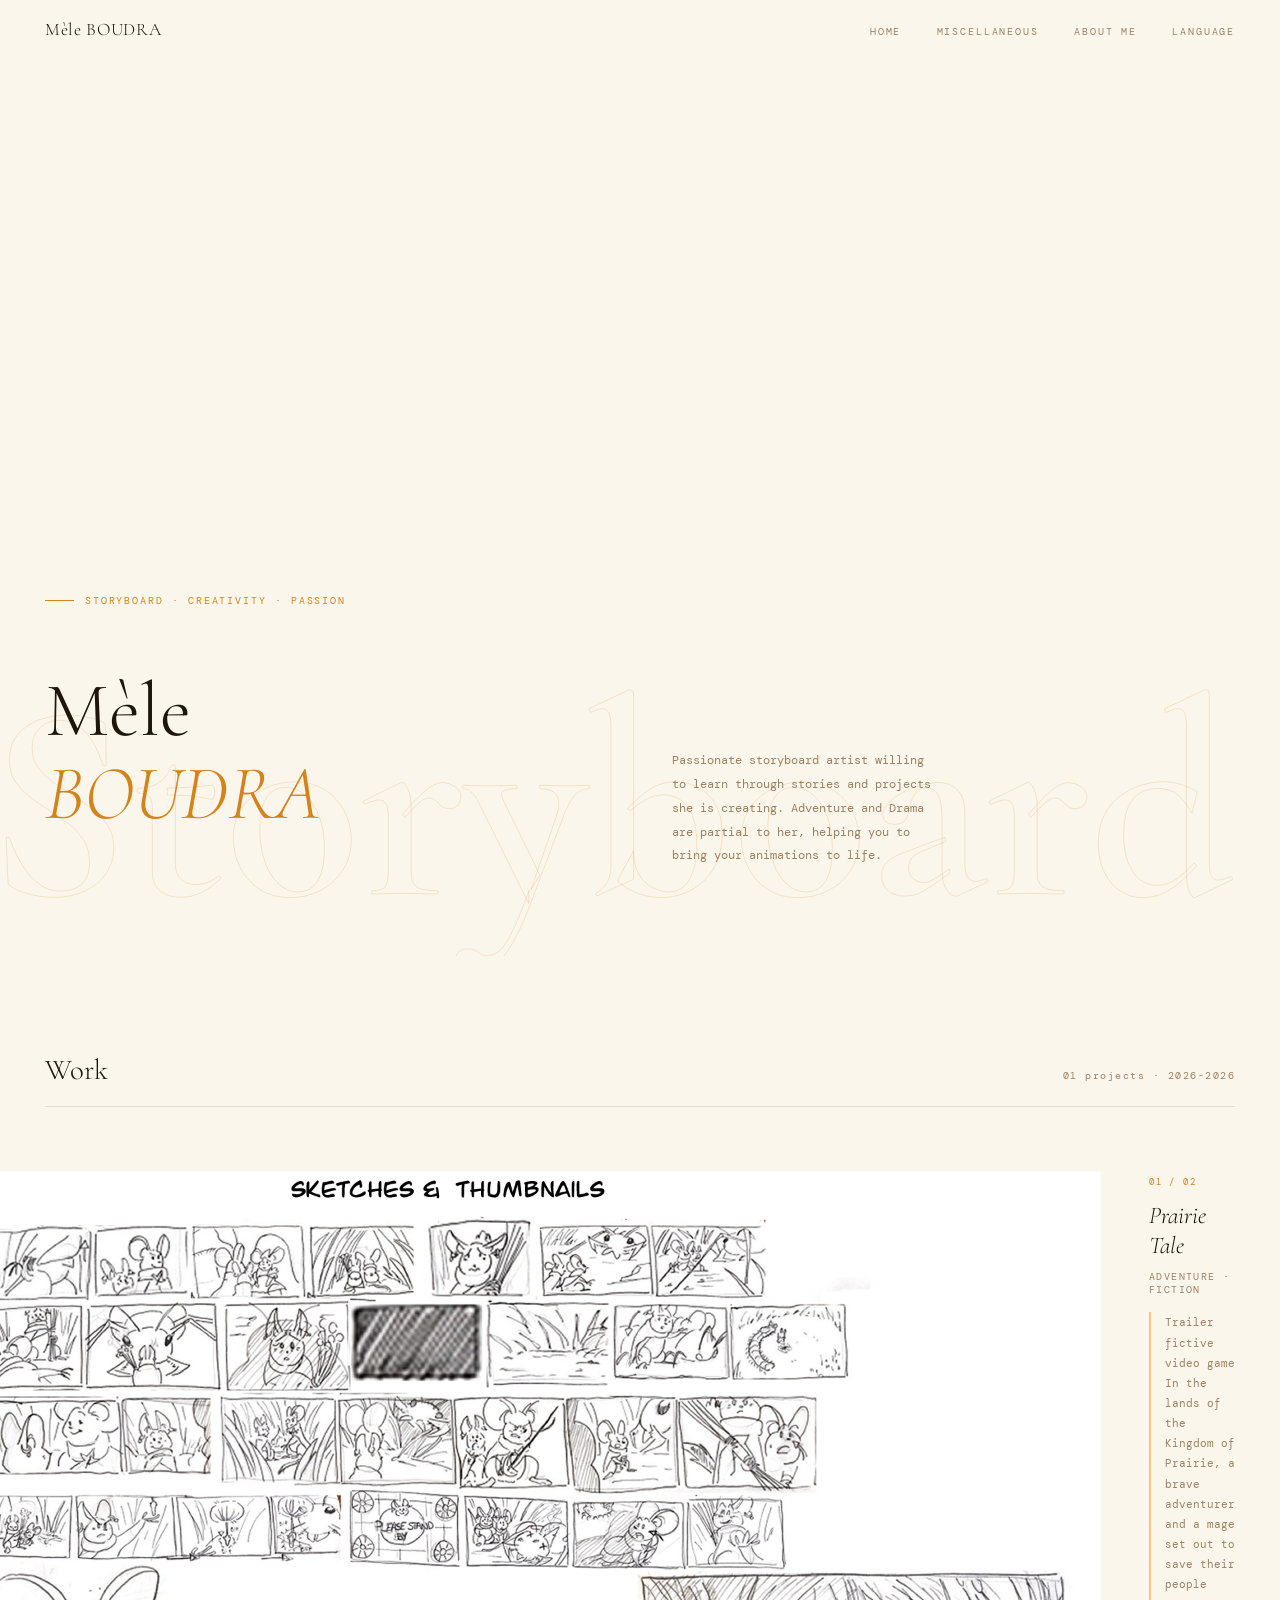
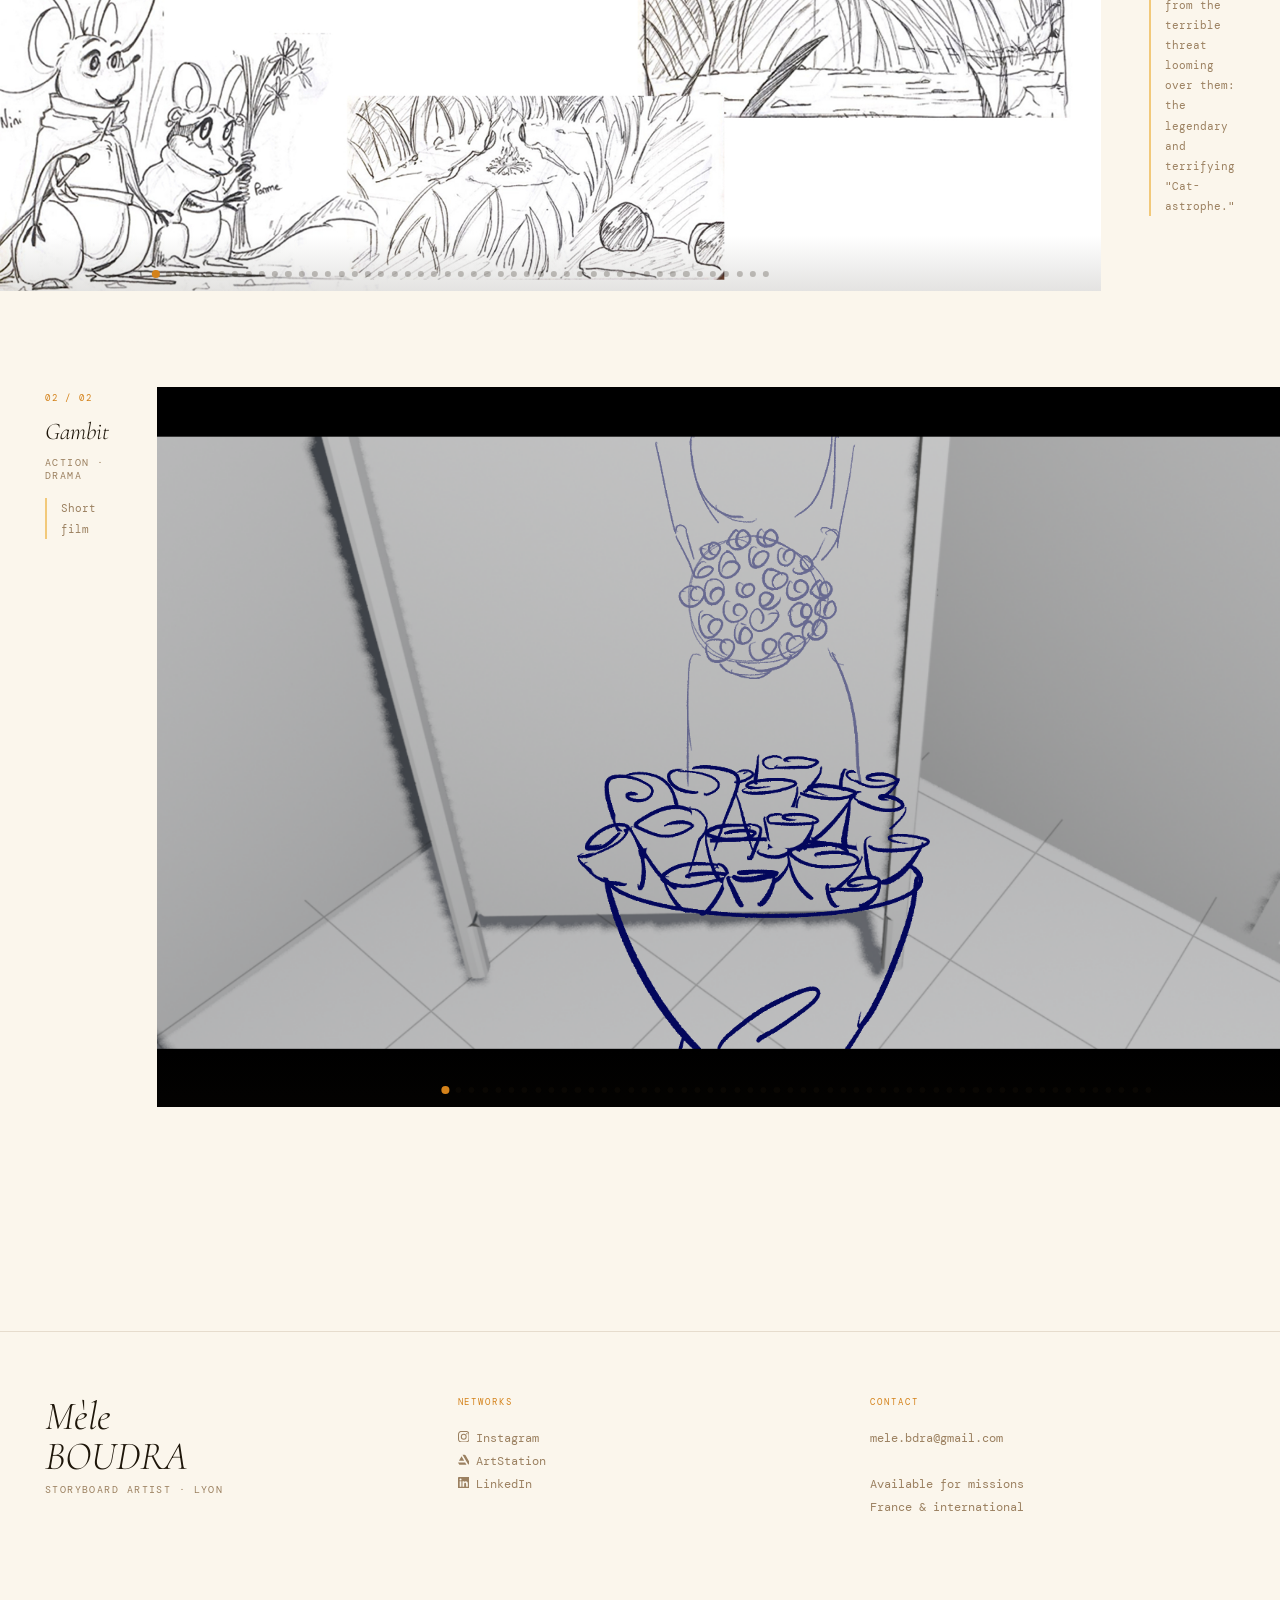
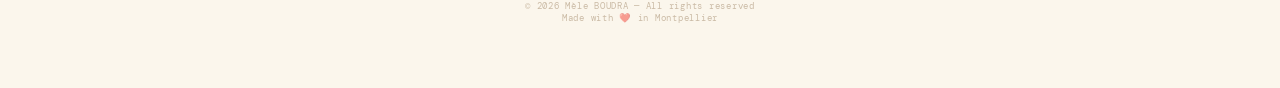
<file: index.html>
<!DOCTYPE html>
<html lang="en">
<head>
    <meta charset="UTF-8">
    <meta name="viewport" content="width=device-width, initial-scale=1.0">
    <link href="https://fonts.googleapis.com/css2?family=Cormorant+Garamond:ital,wght@0,300;0,400;0,600;1,300;1,400&family=DM+Mono:wght@300;400&display=swap" rel="stylesheet">
    <link rel="icon" type="image/x-icon" href="assets/img/favicon.jpg">
    <link rel="stylesheet" href="style.css">
    <script src="assets/js/lang.js"></script>
    <script src="assets/js/slideshow.js"></script>
    <title lang-dependant="title-main">Mèle BOUDRA - Home</title>
</head>
<body onload="init_content()">
    <!-- Top nav bar -->
    <nav>
        <a class="nav-title" href="index.html" lang-dependant="title">Mèle BOUDRA</a>
        <div class="nav-links">
            <a href="index.html" class="nav-item" lang-dependant="home">Home</a>
            <a href="divers.html" class="nav-item" lang-dependant="divers">Miscellaneous</a>
            <a href="about-me.html" class="nav-item" lang-dependant="about-me">About me</a>
            <div class="lang-switcher">
                <button class="lang-btn" lang-dependant="language">EN</button>
                <div class="lang-dropdown">
                  <button onclick="saveLangPreferences('en')">English</button>
                  <button onclick="saveLangPreferences('fr')">Français</button>
                </div>
              </div>
        </div>
    </nav>

    <!-- Opening sequence, name and decorations -->
    <section class="opening">
        <div class="opening-bg-text" aria-hidden="true">Storyboard</div>
        <div class="opening-content">
            <div>
                <div class="opening-tag" lang-dependant="adjectives">Storyboard · Creativity · Passion</div>
                <h1 class="opening-title" lang-dependant="opening-title">Mèle<br><em>BOUDRA</em></h1>
            </div>
            <div>
                <p class="opening-desc" lang-dependant="quote">"Passionate Story Artist willing to learn through stories and projects she is creating. Adventure and Drama are partial to her, helping you to bring your animations to life."</p>
            </div>
        </div>
    </section>

    <!-- Main page, boards and work -->
    <section class="boards">
        <div class="boards-header">
            <span class="boards-header-title" lang-dependant="choosen-work">Work</span>
            <span class="boards-header-count" lang-dependant="header-count">01 projects · 2026-2026</span>
        </div>
        <!-- Project one -->
        <div class="project">
            <aside class="project-meta">
                <div class="project-index">01 / 02</div>
                <div class="project-title">Prairie Tale</div>
                <div class="project-type" lang-dependant="categories-p01">Adventure · Fiction</div>
                <div class="project-info" lang-dependant="info-p01">Trailer fictive video game<br>In the lands of the Kingdom of Prairie, a brave adventurer and a mage set out to save their people from the terrible threat looming over them: the legendary and terrifying "Cat-astrophe."</div>
                <!-- <div class="project-year">2026</div> -->
            </aside>
            <div class="slideshow">
                <div class="slideshow-content">
                    <img src="assets/img/thumbnails.jpg" alt="storyboard">
                    <img src="assets/img/project1/1.jpg" alt="storyboard">
                    <img src="assets/img/project1/2.jpg" alt="storyboard">
                    <img src="assets/img/project1/3.jpg" alt="storyboard">
                    <img src="assets/img/project1/4.jpg" alt="storyboard">
                    <img src="assets/img/project1/5.jpg" alt="storyboard">
                    <img src="assets/img/project1/6.jpg" alt="storyboard">
                    <img src="assets/img/project1/7.jpg" alt="storyboard">
                    <img src="assets/img/project1/8.jpg" alt="storyboard">
                    <img src="assets/img/project1/9.jpg" alt="storyboard">
                    <img src="assets/img/project1/10.jpg" alt="storyboard">
                    <img src="assets/img/project1/11.jpg" alt="storyboard">
                    <img src="assets/img/project1/12.jpg" alt="storyboard">
                    <img src="assets/img/project1/13.jpg" alt="storyboard">
                    <img src="assets/img/project1/14.jpg" alt="storyboard">
                    <img src="assets/img/project1/15.jpg" alt="storyboard">
                    <img src="assets/img/project1/16.jpg" alt="storyboard">
                    <img src="assets/img/project1/17.jpg" alt="storyboard">
                    <img src="assets/img/project1/18.jpg" alt="storyboard">
                    <img src="assets/img/project1/19.jpg" alt="storyboard">
                    <img src="assets/img/project1/20.jpg" alt="storyboard">
                    <img src="assets/img/project1/21.jpg" alt="storyboard">
                    <img src="assets/img/project1/22.jpg" alt="storyboard">
                    <img src="assets/img/project1/23.jpg" alt="storyboard">
                    <img src="assets/img/project1/24.jpg" alt="storyboard">
                    <img src="assets/img/project1/25.jpg" alt="storyboard">
                    <img src="assets/img/project1/26.jpg" alt="storyboard">
                    <img src="assets/img/project1/27.jpg" alt="storyboard">
                    <img src="assets/img/project1/28.jpg" alt="storyboard">
                    <img src="assets/img/project1/29.jpg" alt="storyboard">
                    <img src="assets/img/project1/30.jpg" alt="storyboard">
                    <img src="assets/img/project1/31.jpg" alt="storyboard">
                    <img src="assets/img/project1/32.jpg" alt="storyboard">
                    <img src="assets/img/project1/33.jpg" alt="storyboard">
                    <img src="assets/img/project1/34.jpg" alt="storyboard">
                    <img src="assets/img/project1/35.jpg" alt="storyboard">
                    <img src="assets/img/project1/36.jpg" alt="storyboard">
                    <img src="assets/img/project1/37.jpg" alt="storyboard">
                    <img src="assets/img/project1/38.jpg" alt="storyboard">
                    <img src="assets/img/project1/39.jpg" alt="storyboard">
                    <img src="assets/img/project1/40.jpg" alt="storyboard">
                    <img src="assets/img/project1/41.jpg" alt="storyboard">
                    <img src="assets/img/project1/42.jpg" alt="storyboard">
                    <img src="assets/img/project1/43.jpg" alt="storyboard">
                    <img src="assets/img/project1/44.jpg" alt="storyboard">
                    <img src="assets/img/project1/45.jpg" alt="storyboard">
                    <img src="assets/img/project1/46.jpg" alt="storyboard">
                    
                </div>
                <button class="carrousel-btn prev">&#10094;</button>
                <button class="carrousel-btn next">&#10095;</button>
                <div class="carrousel-indicators">
                    <span class="active"></span>
                    <span></span>
                    <span></span>
                </div>
            </div>
        </div>
        <!-- Project two -->
        <div class="project">
            <aside class="project-meta">
                <div class="project-index">02 / 02</div>
                <div class="project-title">Gambit</div>
                <div class="project-type" lang-dependant="categories-p02">Action · Drama</div>
                <div class="project-info" lang-dependant="info-p02">Short film<br>In the lands of the Kingdom of Prairie, a brave adventurer and a mage set out to save their people from the terrible threat looming over them: the legendary and terrifying "Cat-astrophe."</div>
            </aside>
            <div class="slideshow">
                <div class="slideshow-content">
                    <img src="assets/img/project2/1.png" alt="storyboard">
                    <img src="assets/img/project2/2.png" alt="storyboard">
                    <img src="assets/img/project2/3.png" alt="storyboard">
                    <img src="assets/img/project2/4.png" alt="storyboard">
                    <img src="assets/img/project2/5.png" alt="storyboard">
                    <img src="assets/img/project2/6.png" alt="storyboard">
                    <img src="assets/img/project2/7.png" alt="storyboard">
                    <img src="assets/img/project2/8.png" alt="storyboard">
                    <img src="assets/img/project2/9.png" alt="storyboard">
                    <img src="assets/img/project2/10.png" alt="storyboard">
                    <img src="assets/img/project2/11.png" alt="storyboard">
                    <img src="assets/img/project2/12.png" alt="storyboard">
                    <img src="assets/img/project2/13.png" alt="storyboard">
                    <img src="assets/img/project2/14.png" alt="storyboard">
                    <img src="assets/img/project2/15.png" alt="storyboard">
                    <img src="assets/img/project2/16.png" alt="storyboard">
                    <img src="assets/img/project2/17.png" alt="storyboard">
                    <img src="assets/img/project2/18.png" alt="storyboard">
                    <img src="assets/img/project2/19.png" alt="storyboard">
                    <img src="assets/img/project2/20.png" alt="storyboard">
                    <img src="assets/img/project2/21.png" alt="storyboard">
                    <img src="assets/img/project2/22.png" alt="storyboard">
                    <img src="assets/img/project2/23.png" alt="storyboard">
                    <img src="assets/img/project2/24.png" alt="storyboard">
                    <img src="assets/img/project2/25.png" alt="storyboard">
                    <img src="assets/img/project2/26.png" alt="storyboard">
                    <img src="assets/img/project2/27.png" alt="storyboard">
                    <img src="assets/img/project2/28.png" alt="storyboard">
                    <img src="assets/img/project2/29.png" alt="storyboard">
                    <img src="assets/img/project2/30.png" alt="storyboard">
                    <img src="assets/img/project2/31.png" alt="storyboard">
                    <img src="assets/img/project2/32.png" alt="storyboard">
                    <img src="assets/img/project2/33.png" alt="storyboard">
                    <img src="assets/img/project2/34.png" alt="storyboard">
                    <img src="assets/img/project2/35.png" alt="storyboard">
                    <img src="assets/img/project2/36.png" alt="storyboard">
                    <img src="assets/img/project2/37.png" alt="storyboard">
                    <img src="assets/img/project2/38.png" alt="storyboard">
                    <img src="assets/img/project2/39.png" alt="storyboard">
                    <img src="assets/img/project2/40.png" alt="storyboard">
                    <img src="assets/img/project2/41.png" alt="storyboard">
                    <img src="assets/img/project2/42.png" alt="storyboard">
                    <img src="assets/img/project2/43.png" alt="storyboard">
                    <img src="assets/img/project2/44.png" alt="storyboard">
                    <img src="assets/img/project2/45.png" alt="storyboard">
                    <img src="assets/img/project2/46.png" alt="storyboard">
                    <img src="assets/img/project2/47.png" alt="storyboard">
                    <img src="assets/img/project2/48.png" alt="storyboard">
                    <img src="assets/img/project2/49.png" alt="storyboard">
                    <img src="assets/img/project2/50.png" alt="storyboard">
                    <img src="assets/img/project2/51.png" alt="storyboard">
                    <img src="assets/img/project2/52.png" alt="storyboard">
                    <img src="assets/img/project2/53.png" alt="storyboard">
                    <img src="assets/img/project2/54.png" alt="storyboard">
                </div>
                <button class="carrousel-btn prev">&#10094;</button>
                <button class="carrousel-btn next">&#10095;</button>
                <div class="carrousel-indicators">
                    <span class="active"></span>
                    <span></span>
                    <span></span>
                </div>
            </div>
        </div>
    </section>

    <!-- Footer and contacts -->
    <footer class="site-footer">
        <div>
          <div class="footer-name" lang-dependant="footer-name">Mèle<br>BOUDRA</div>
          <div class="footer-sub" lang-dependant="footer-sub">Storyboard Artist · Lyon</div>
        </div>
        <div>
          <div class="footer-col-label" lang-dependant="networks">Networks</div>
          <div class="footer-col-body">
            <a href="https://www.instagram.com/kawameljpg/">
                <svg>
                    <use href="assets/svg/icons.svg#instagram"></use>
                </svg> Instagram</a><br>
            <a href="https://www.artstation.com/kawamel">
                <svg>
                    <use href="assets/svg/icons.svg#artStation"></use>
                </svg> ArtStation</a><br>
            <a href="https://linkedin.com/in/melekawamelboudra">
                <svg>
                    <use href="assets/svg/icons.svg#linkedin"></use>
                </svg> LinkedIn</a>
          </div>
        </div>
        <div>
          <div class="footer-col-label" lang-dependant="contact">Contact</div>
          <div class="footer-col-body" lang-dependant="missions-text">
            <a href="mailto:mele.bdra@gmail.com"><svg>
                <use href="assets/svg/icons.svg#mail"></use>
            </svg>mele.bdra@gmail.com</a><br><br>
            Available for missions<br>freelance — France &amp; international
          </div>
        </div>
        <div class="footer-copy" lang-dependant="copy">© 2026 Mèle BOUDRA — All rights reserved<br>Made with ❤️ in Montpellier</div>
      </footer>
    
      <!-- script for language button -->
      <script>
        const switcher = document.querySelector('.lang-switcher');
        const btn = switcher.querySelector('.lang-btn');
      
        btn.addEventListener('click', (e) => {
          e.stopPropagation();
          switcher.classList.toggle('open');
        });
      
        document.addEventListener('click', () => {
          switcher.classList.remove('open');
        });
      </script>
    </body>
</html>
</file>
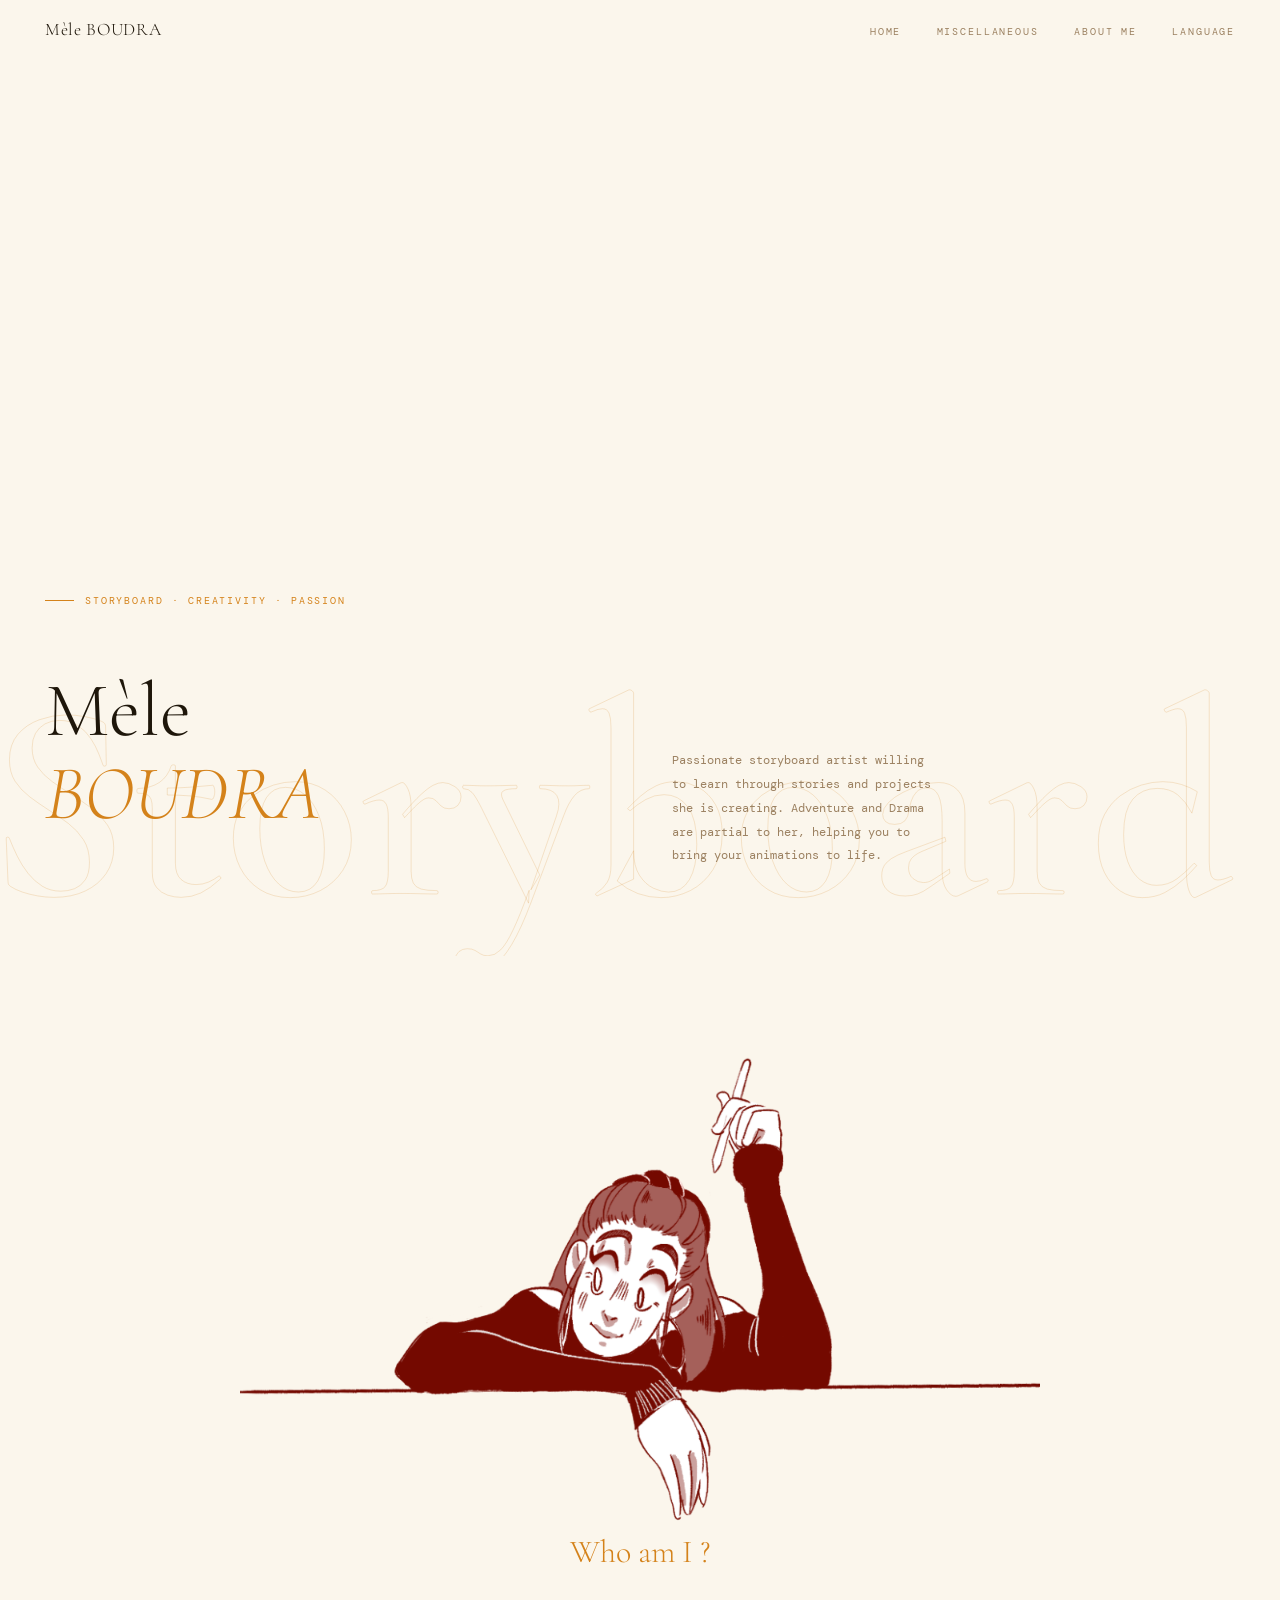
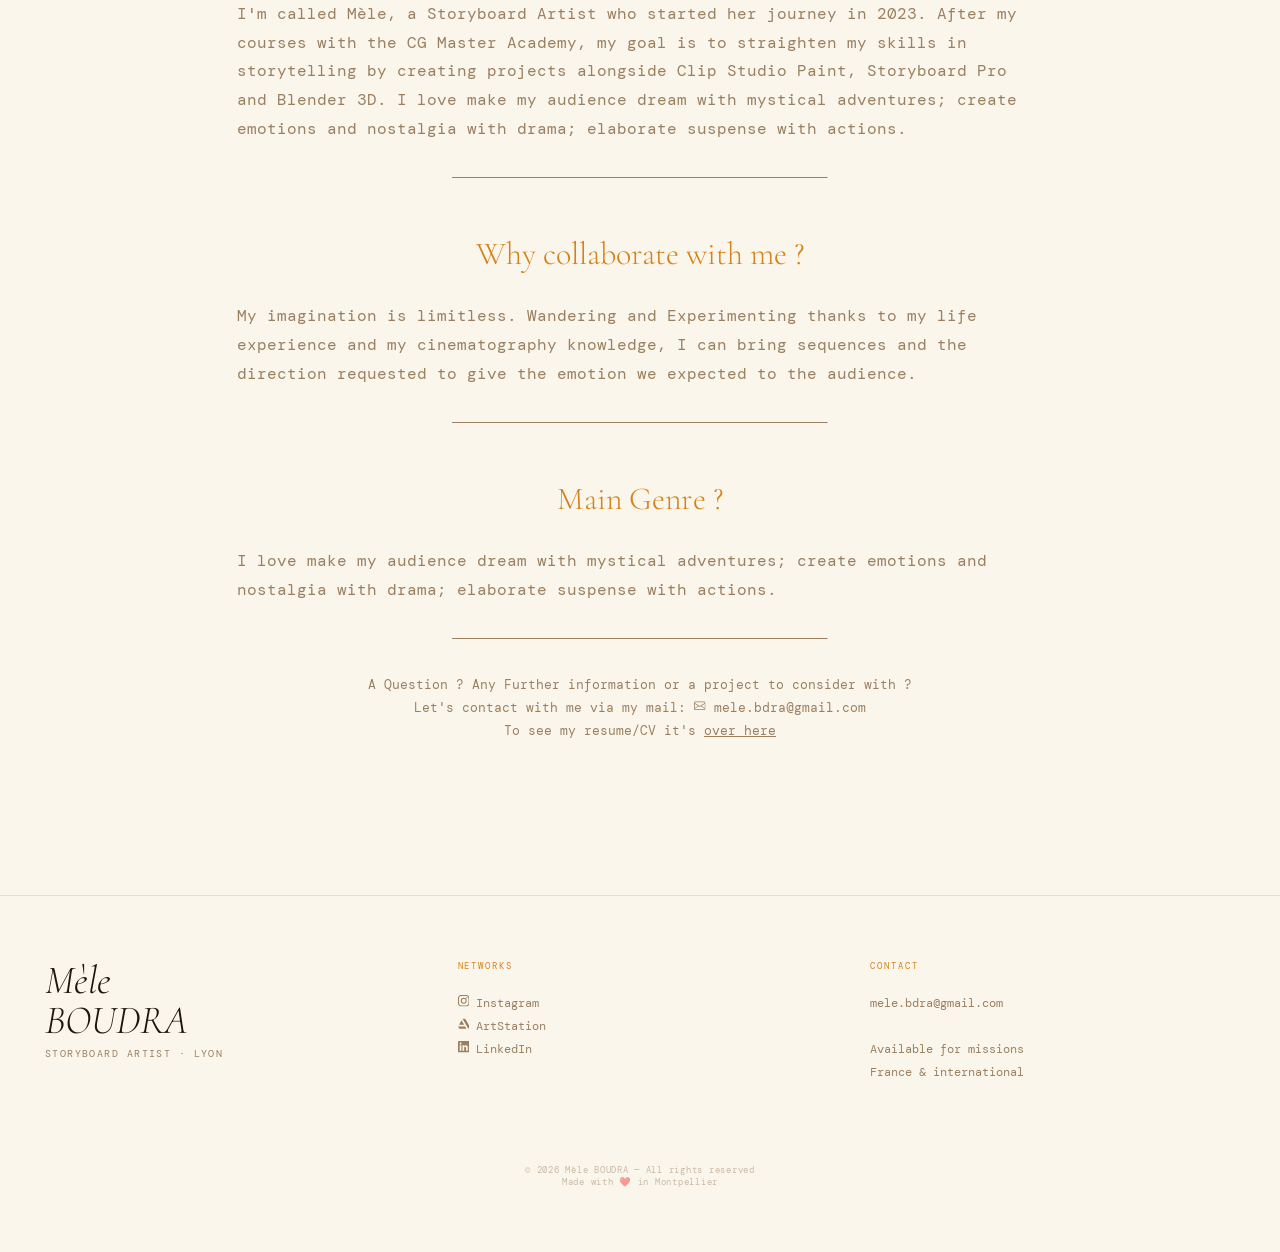
<file: about-me.html>
<!DOCTYPE html>
<html lang="en">
<head>
    <meta charset="UTF-8">
    <meta name="viewport" content="width=device-width, initial-scale=1.0">
    <link href="https://fonts.googleapis.com/css2?family=Cormorant+Garamond:ital,wght@0,300;0,400;0,600;1,300;1,400&family=DM+Mono:wght@300;400&display=swap" rel="stylesheet">
    <link rel="icon" type="image/x-icon" href="assets/img/favicon.jpg">
    <link rel="stylesheet" href="style.css">
    <script src="assets/js/lang.js"></script>
    <script src="assets/js/slideshow.js"></script>
    <title lang-dependant="title-about-me">Mèle BOUDRA - About me</title>
</head>

<body onload="init_content()">
    <!-- Top nav bar -->
    <nav>
        <a class="nav-title" href="index.html" lang-dependant="title">Mèle BOUDRA</a>
        <div class="nav-links">
            <a href="index.html" class="nav-item" lang-dependant="home">Home</a>
            <a href="divers.html" class="nav-item" lang-dependant="divers">Miscellaneous</a>
            <a href="about-me.html" class="nav-item" lang-dependant="about-me">About me</a>
            <div class="lang-switcher">
                <button class="lang-btn" lang-dependant="language">EN</button>
                <div class="lang-dropdown">
                  <button onclick="saveLangPreferences('en')">English</button>
                  <button onclick="saveLangPreferences('fr')">Français</button>
                </div>
              </div>
        </div>
    </nav>

    <!-- Opening sequence, name and decorations -->
    <section class="opening">
        <div class="opening-bg-text" aria-hidden="true">Storyboard</div>
        <div class="opening-content">
            <div>
                <div class="opening-tag" lang-dependant="adjectives">Storyboard · Creativity · Passion</div>
                <h1 class="opening-title" lang-dependant="opening-title">Mèle<br><em>BOUDRA</em></h1>
            </div>
            <div>
                <p class="opening-desc" lang-dependant="quote">"Passionate Story Artist willing to learn through stories and projects she is creating. Adventure and Drama are partial to her, helping you to bring your animations to life."</p>
            </div>
        </div>
    </section>

    <section class="main">
        <div class="question">
            <img src="assets/img/whoami.png" alt="pictrue of me">
            <h3 class="img-on-top" lang-dependant="question-1">Qui suis-je ?</h3>
            <p lang-dependant="answer-1">
                Je me nomme Mèle, une Storyboardeuse qui a commencé son parcours en 2023.
                Après mes cours avec la CG Master Academy mon objectif étant de peaufiner mes compétences en storytelling en faisant mes projets avec Clip Studio Paint; Storyboard Pro et Blender 3D.        
            </p>
            </div>
        <hr>
        <div class="question">
            <h3 lang-dependant="question-2">Pourquoi collaborer avec moi ?</h3>
            <p lang-dependant="answer-2">
                Mon imaginaire est sans limite.
                En m'évadant et Expérimentant grâce a mes expérience de vie et ma bibliothèque cinématographique, je suis capable de mettre en forme les séquences et mise en scène de l'œuvre pour amener l'émotion qu'on veut donner au public visé.
            </p>
        </div>
        <hr>
        <div class="question">
            <h3 lang-dependant="question-3">Genre de prédilection ?</h3>
            <p lang-dependant="answer-3">
                J'adore faire rêver l'audience avec des aventures mystique et magique; créer de l'émotion et la nostalgie avec le drama; évoquer du suspense avec de l'action.
            </p>
        </div>
        <hr>

        <div class="quiet" lang-dependant="more-info">
            Une question ? Des informations complémentaires voire un projet à me proposer ? Contactez-moi sur ma boîte mail: 
            <a href="mailto:mele.bdra@gmail.com"><svg>
                <use href="assets/svg/icons.svg#mail"></use>
            </svg> mele.bdra@gmail.com</a>
            <br>
            Pour voir mon CV, c'est <a href="assets/pdf/CV-Mele.pdf">par ici
            </a>
        </div>
    </section>

    <!-- Footer and contacts -->
    <footer class="site-footer">
        <div>
          <div class="footer-name" lang-dependant="footer-name">Mèle<br>BOUDRA</div>
          <div class="footer-sub" lang-dependant="footer-sub">Storyboard Artist · Lyon</div>
        </div>
        <div>
          <div class="footer-col-label" lang-dependant="networks">Networks</div>
          <div class="footer-col-body">
            <a href="https://www.instagram.com/kawameljpg/">
                <svg>
                    <use href="assets/svg/icons.svg#instagram"></use>
                </svg> Instagram</a><br>
            <a href="https://www.artstation.com/kawamel">
                <svg>
                    <use href="assets/svg/icons.svg#artStation"></use>
                </svg> ArtStation</a><br>
            <a href="https://linkedin.com/in/melekawamelboudra">
                <svg>
                    <use href="assets/svg/icons.svg#linkedin"></use>
                </svg> LinkedIn</a>
          </div>
        </div>
        <div>
          <div class="footer-col-label" lang-dependant="contact">Contact</div>
          <div class="footer-col-body" lang-dependant="missions-text">
            <a href="mailto:mele.bdra@gmail.com"><svg>
                <use href="assets/svg/icons.svg#mail"></use>
            </svg>mele.bdra@gmail.com</a><br><br>
            Available for missions<br>freelance — France &amp; international
          </div>
        </div>
        <div class="footer-copy" lang-dependant="copy">© 2026 Mèle BOUDRA — All rights reserved<br>Made with ❤️ in Montpellier</div>
      </footer>

      <!-- script for language button -->
      <script>
        const switcher = document.querySelector('.lang-switcher');
        const btn = switcher.querySelector('.lang-btn');
      
        btn.addEventListener('click', (e) => {
          e.stopPropagation();
          switcher.classList.toggle('open');
        });
      
        document.addEventListener('click', () => {
          switcher.classList.remove('open');
        });
      </script>
</body>
</file>
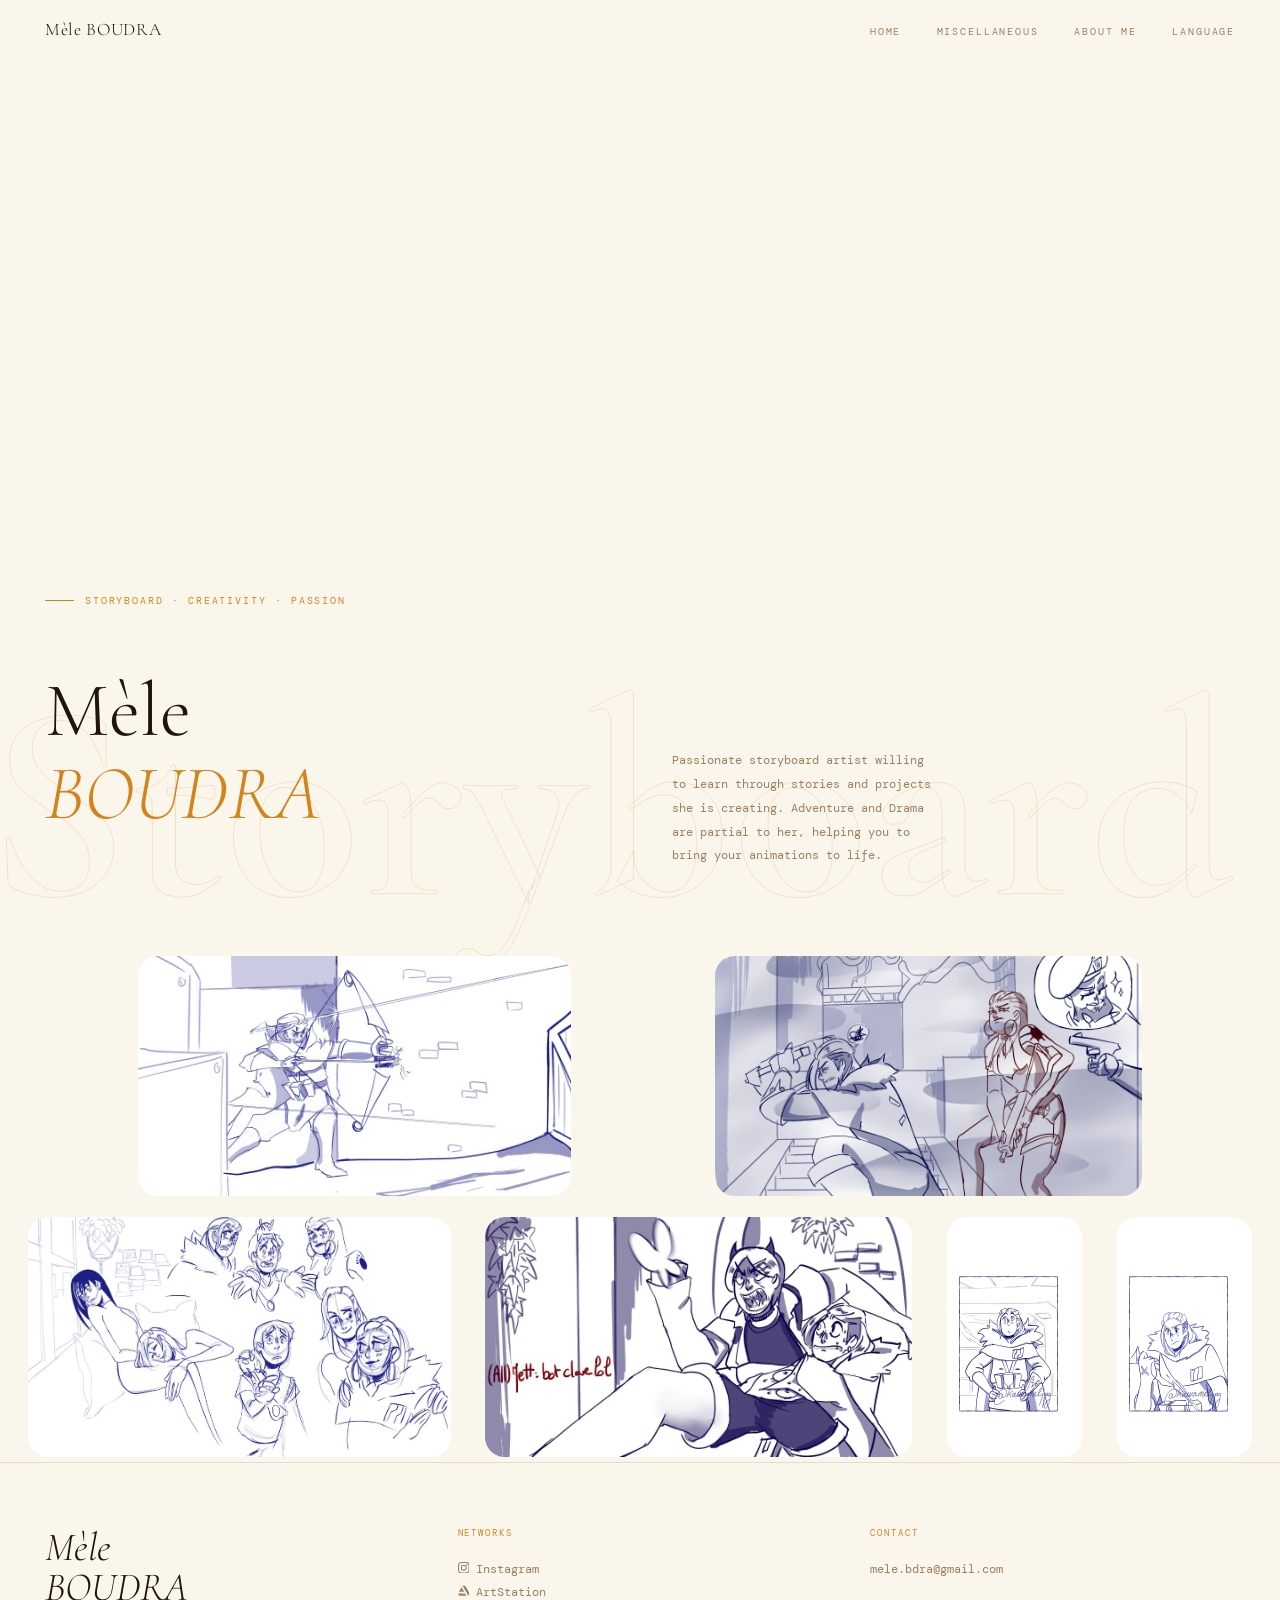
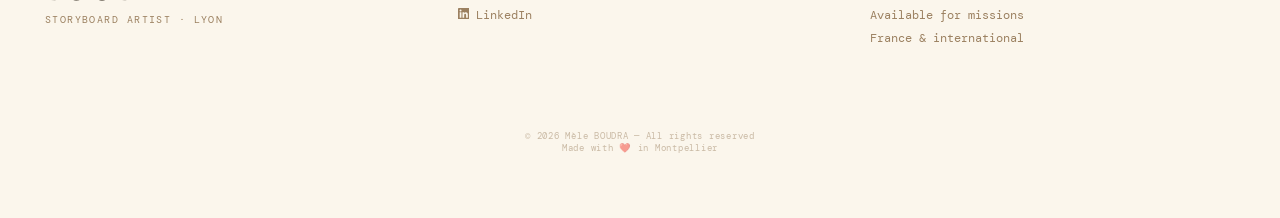
<file: divers.html>
<!DOCTYPE html>
<html lang="en">
<head>
    <meta charset="UTF-8">
    <meta name="viewport" content="width=device-width, initial-scale=1.0">
    <link href="https://fonts.googleapis.com/css2?family=Cormorant+Garamond:ital,wght@0,300;0,400;0,600;1,300;1,400&family=DM+Mono:wght@300;400&display=swap" rel="stylesheet">
    <link rel="icon" type="image/x-icon" href="assets/img/favicon.jpg">
    <link rel="stylesheet" href="style.css">
    <script src="assets/js/lang.js"></script>
    <script src="assets/js/slideshow.js"></script>
    <title lang-dependant="title-about-me">Mèle BOUDRA - Divers</title>
</head>

<body onload="init_content()">
    <!-- Top nav bar -->
    <nav>
        <a class="nav-title" href="index.html" lang-dependant="title">Mèle BOUDRA</a>
        <div class="nav-links">
            <a href="index.html" class="nav-item" lang-dependant="home">Home</a>
            <a href="divers.html" class="nav-item" lang-dependant="divers">Miscellaneous</a>
            <a href="about-me.html" class="nav-item" lang-dependant="about-me">About me</a>
            <div class="lang-switcher">
                <button class="lang-btn" lang-dependant="language">EN</button>
                <div class="lang-dropdown">
                  <button onclick="saveLangPreferences('en')">English</button>
                  <button onclick="saveLangPreferences('fr')">Français</button>
                </div>
              </div>
        </div>
    </nav>

    <!-- Opening sequence, name and decorations -->
    <section class="opening">
        <div class="opening-bg-text" aria-hidden="true">Storyboard</div>
        <div class="opening-content">
            <div>
                <div class="opening-tag" lang-dependant="adjectives">Storyboard · Creativity · Passion</div>
                <h1 class="opening-title" lang-dependant="opening-title">Mèle<br><em>BOUDRA</em></h1>
            </div>
            <div>
                <p class="opening-desc" lang-dependant="quote">"Passionate Story Artist willing to learn through stories and projects she is creating. Adventure and Drama are partial to her, helping you to bring your animations to life."</p>
            </div>
        </div>
    </section>

    <section class="gallery">
        <a href="assets/img/divers/divers01.png">
            <img src="assets/img/divers/divers01.png" alt="placeholder">
        </a>
        <a href="assets/img/divers/divers02.png">
            <img src="assets/img/divers/divers02.png" alt="placeholder">
        </a>
        <a href="assets/img/divers/divers03.png">
            <img src="assets/img/divers/divers03.png" alt="placeholder">
        </a>
        <a href="assets/img/divers/divers04.jpg">
            <img src="assets/img/divers/divers04.jpg" alt="placeholder">
        </a>
        <a href="assets/img/divers/divers-vid01.mov">
            <img src="assets/img/divers/thumbnail01.jpg" alt="placeholder">
        </a>
        <a href="assets/img/divers/divers-vid02.mov">
            <img src="assets/img/divers/thumbnail02.jpg" alt="placeholder">
        </a>
    </section>

    <!-- Footer and contacts -->
    <footer class="site-footer">
        <div>
          <div class="footer-name" lang-dependant="footer-name">Mèle<br>BOUDRA</div>
          <div class="footer-sub" lang-dependant="footer-sub">Storyboard Artist · Lyon</div>
        </div>
        <div>
          <div class="footer-col-label" lang-dependant="networks">Networks</div>
          <div class="footer-col-body">
            <a href="https://www.instagram.com/kawameljpg/">
                <svg>
                    <use href="assets/svg/icons.svg#instagram"></use>
                </svg> Instagram</a><br>
            <a href="https://www.artstation.com/kawamel">
                <svg>
                    <use href="assets/svg/icons.svg#artStation"></use>
                </svg> ArtStation</a><br>
            <a href="https://linkedin.com/in/melekawamelboudra">
                <svg>
                    <use href="assets/svg/icons.svg#linkedin"></use>
                </svg> LinkedIn</a>
          </div>
        </div>
        <div>
          <div class="footer-col-label" lang-dependant="contact">Contact</div>
          <div class="footer-col-body" lang-dependant="missions-text">
            <a href="mailto:mele.bdra@gmail.com"><svg>
                <use href="assets/svg/icons.svg#mail"></use>
            </svg>mele.bdra@gmail.com</a><br><br>
            Available for missions<br>freelance — France &amp; international
          </div>
        </div>
        <div class="footer-copy" lang-dependant="copy">© 2026 Mèle BOUDRA — All rights reserved<br>Made with ❤️ in Montpellier</div>
      </footer>

      <!-- script for language button -->
      <script>
        const switcher = document.querySelector('.lang-switcher');
        const btn = switcher.querySelector('.lang-btn');
      
        btn.addEventListener('click', (e) => {
          e.stopPropagation();
          switcher.classList.toggle('open');
        });
      
        document.addEventListener('click', () => {
          switcher.classList.remove('open');
        });
      </script>
</body>
</file>
<file: style.css>
:root
{
    --cream:      #FBF6EC;
    --paper:      #F5EDD8;
    --amber:      #D4821A;
    --amber-pale: #F2C97A;
    --sienna:     #9B4F1C;
    --ink:        #1E160A;
    --ink-mid:    #4A3520;
    --ink-faint:  #9B8060;
    --line:       rgba(100,65,20,0.14);
    --img-scale:  1.05
}

input::-moz-focus-inner { border:0; padding:0 }

html {
    height: 100%;
    scroll-behavior: smooth;
}

body {
    top: 0px;
    left: 0px;
    margin: 0px;

    background: var(--cream);
    color: var(--ink);

    font-family: 'DM Mono', monospace;
    font-size: medium;

    width: 100%;
    height: 100%;
    min-width: 320px;
    min-height: 100%;
}

nav {
    position: fixed;
    inset: 0 0 auto;
    z-index: 100;
    display: flex;
    justify-content: space-between;
    align-items: center;
    padding: 1.2rem 2.8rem;
    /*mix-blend-mode: multiply;*/
    background-color: var(--cream);
}

.nav-title {
    font-family: 'Cormorant Garamond', serif;
    font-weight: 300;
    font-size: 1.1rem;
    letter-spacing: .04em;
    color: var(--ink);
    text-decoration: none;
}

.nav-links {
    display: flex;
    gap: 2.2rem;
    align-items: baseline;
}

.nav-links a {
    font-size: .65rem;
    letter-spacing: .18em;
    text-transform: uppercase;
    color: var(--ink-faint);
    text-decoration: none;
    transition: color .2s;
}

.nav-links a:hover, .nav-links a.on {
    color: var(--amber);
}

.lang-switcher {
    position: relative;
}

.lang-btn {
    font-size: .65rem;
    letter-spacing: .18em;
    text-transform: uppercase;
    color: var(--ink-faint);
    background: none;
    border: none;
    cursor: pointer;
    padding: 0;
    font-family: inherit;
    transition: color .2s;
    /*padding-bottom: 1rem;*/
}

.lang-btn:hover {
    color: var(--amber);
}

.lang-dropdown {
    display: none;
    position: absolute;
    top: calc(100% - .2rem);
    right: 0;
    background: var(--cream);
    border: 1px solid rgba(0,0,0,.08);
    padding: .4rem 0;
    min-width: 110px;
    margin-top: 1rem;
}

.lang-switcher.open .lang-dropdown {
    display: block;
}

.lang-dropdown button {
    display: block;
    width: 100%;
    background: none;
    border: none;
    cursor: pointer;
    font-size: .65rem;
    letter-spacing: .18em;
    text-transform: uppercase;
    color: var(--ink-faint);
    font-family: inherit;
    padding: .45rem 1rem;
    text-align: left;
    transition: color .2s;
}

.lang-dropdown button:hover {
    color: var(--amber);
}

.opening {
    min-height: 100vh;
    display: flex;
    flex-direction: column;
    justify-content: flex-end;
    padding: 0 2.8rem 3.5rem;
    position: relative;
    overflow: hidden;
}
.opening-bg-text {
    position: absolute;
    bottom: 2rem; left: -0.05em;
    font-family: 'Cormorant Garamond', serif;
    font-weight: 600;
    font-size: clamp(9rem, 22vw, 20rem);
    line-height: .85;
    color: transparent;
    -webkit-text-stroke: 1px rgba(212,130,26,.18);
    pointer-events: none;
    user-select: none;
    white-space: nowrap;
}
.opening-content {
    position: relative;
    display: grid;
    grid-template-columns: 1fr 1fr;
    align-items: flex-end;
    gap: 4rem;
}
.opening-tag {
    font-size: .6rem;
    letter-spacing: .2em;
    text-transform: uppercase;
    color: var(--amber);
    margin-bottom: 1.2rem;
    display: flex; align-items: center; gap: .7rem;
}
.opening-tag::before {
    content: '';
    width: 1.8rem; height: 1px;
    background: var(--amber);
    display: block;
}
.opening-title {
    font-family: 'Cormorant Garamond', serif;
    font-weight: 300;
    font-size: clamp(3rem, 6vw, 5.5rem);
    line-height: 1.08;
    color: var(--ink);
}
.opening-title em {
    font-style: italic;
    color: var(--amber);
}

.opening-desc {
    font-size: .78rem;
    line-height: 1.9;
    color: var(--ink-faint);
    max-width: 38ch;
    margin-bottom: 2rem;
}

.boards {
    padding: 6rem 2.8rem 8rem;
    align-items: center;
}

.boards-header {
    display: flex;
    align-items: baseline;
    gap: 1.5rem;
    margin-bottom: 4rem;
    border-bottom: 1px solid var(--line);
    padding-bottom: 1.2rem;
}

.boards-header-title {
    font-family: 'Cormorant Garamond', serif;
    font-weight: 300;
    font-size: 1.8rem;
    color: var(--ink);
}

.boards-header-count {
    font-size: .62rem;
    letter-spacing: .15em;
    color: var(--ink-faint);
    margin-left: auto;
}

.project {
    margin-bottom: 6rem;
    display: grid;
    grid-template-columns: 1fr 80rem;
    gap: 3rem;
    align-items: start;
    justify-items: end;
}

.project:nth-child(even) {
    grid-template-columns: 1fr 80rem;
    direction: rtl;
}

.project:nth-child(even) > * {
    grid-template-columns: 1fr 80rem;
    direction: ltr;
    align-items: start;
}

.project-meta {
    padding-top: .3rem;
}

.project-index {
    font-size: .58rem;
    letter-spacing: .2em;
    color: var(--amber);
    margin-bottom: .8rem;
}

.project-title {
    font-family: 'Cormorant Garamond', serif;
    font-style: italic;
    font-weight: 300;
    font-size: 1.5rem;
    line-height: 1.25;
    color: var(--ink);
    margin-bottom: .6rem;
}

.project-type {
    font-size: .6rem;
    letter-spacing: .15em;
    text-transform: uppercase;
    color: var(--ink-faint);
    margin-bottom: 1rem;
}

.project-info {
    font-size: .7rem;
    line-height: 1.8;
    color: var(--ink-faint);
    border-left: 2px solid var(--amber-pale);
    padding-left: .9rem;
}

.project-year {
    font-size: .6rem;
    color: var(--ink-faint);
    letter-spacing: .1em;
    margin-top: 1.2rem;
}



.slideshow {
    position: relative;
    width: 100%;
    overflow: hidden;
    background: var(--paper);
    aspect-ratio: 16 / 9;       /* conserve le ratio sans hauteur fixe */
    cursor: grab;
}
 
.slideshow:active {
    cursor: grabbing;
}
 
/* ── images ── */
.slideshow-content {
    display: block;             /* plus de flex horizontal */
    width: 100%;
    height: 100%;
}
 
.slideshow-content img {
    position: absolute;
    inset: 0;
    width: 100%;
    height: 100%;
    object-fit: cover;
    opacity: 0;
    /*transition: opacity .55s cubic-bezier(.4,0,.2,1),
                transform .55s cubic-bezier(.4,0,.2,1);
    transform: scale(1.02);
    will-change: opacity, transform;*/
    pointer-events: none;
    user-select: none;
}
 
.slideshow-content img.active {
    opacity: 1;
    transform: scale(1);
    z-index: 1;
}
 
.slideshow-content img.leaving-left {
    opacity: 0;
    transform: translateX(-2%) scale(.98);
    z-index: 0;
}
 
.slideshow-content img.leaving-right {
    opacity: 0;
    transform: translateX(2%) scale(.98);
    z-index: 0;
}
 
/* ── boutons prev / next ── */
.carrousel-btn {
    position: absolute;
    top: 50%;
    transform: translateY(-50%);
    z-index: 10;
    background: rgba(251,246,236,.72);   /* --cream semi-transparent */
    backdrop-filter: blur(6px);
    -webkit-backdrop-filter: blur(6px);
    border: 1px solid var(--line);
    color: var(--ink-mid);
    width: 2.4rem;
    height: 2.4rem;
    border-radius: 50%;
    display: flex;
    align-items: center;
    justify-content: center;
    font-size: .75rem;
    cursor: pointer;
    opacity: 0;
    transition: opacity .25s, background .2s, color .2s;
}
 
.slideshow:hover .carrousel-btn
{
    opacity: 1;
}
 
.carrousel-btn:hover {
    background: var(--cream);
    color: var(--amber);
}
 
.carrousel-btn.prev {
    left: 1rem;
}

.carrousel-btn.next {
    right: 1rem;
}
 
/* ── points indicateurs ── */
.carrousel-indicators {
    position: absolute;
    bottom: .9rem;
    left: 50%;
    transform: translateX(-50%);
    z-index: 10;
    display: flex;
    gap: .45rem;
    align-items: center;
}
 
.carrousel-indicators span {
    width: .38rem;
    height: .38rem;
    border-radius: 50%;
    background: rgba(30,22,10,.25);
    cursor: pointer;
    transition: background .25s, transform .25s;
}
 
.carrousel-indicators span.active {
    background: var(--amber);
    transform: scale(1.35);
}
 
/* ── compteur de diapo (optionnel, géré par JS si voulu) ── */
.slideshow-counter {
    position: absolute;
    top: .8rem;
    right: 1rem;
    z-index: 10;
    font-family: 'DM Mono', monospace;
    font-size: .58rem;
    letter-spacing: .12em;
    color: var(--ink-faint);
    background: rgba(251,246,236,.7);
    padding: .2rem .5rem;
    border-radius: 2px;
}
 
/* ── léger overlay en bas pour les indicateurs ── */
.slideshow::after {
    content: '';
    position: absolute;
    bottom: 0; left: 0; right: 0;
    height: 3.5rem;
    background: linear-gradient(to top, rgba(30,22,10,.12), transparent);
    pointer-events: none;
    z-index: 5;
}

.main {
    margin: 0 8rem;
    padding: 6rem 2.8rem 8rem;
    display: flex;
    flex-direction: column;
    align-items: center;
    justify-content: center;
}

.main .question .img-on-top {
    margin-top: 0;
}

.main h3 {
    font-family: 'Cormorant Garamond', serif;
    font-weight: 300;
    font-size: 2rem;
    color: var(--amber);
    text-align: center;
    margin-top: 3rem;
    margin-bottom: 0.2rem;
}

.main hr {
    width: 40%;
    border-top: none;
    border-bottom: 1px solid var(--ink-faint);
}

.main p {
    font-size: 1rem;
    line-height: 1.8;
    color: var(--ink-faint);
    padding: 1.6rem 4rem;
    margin: 0;
}

.quiet {
    text-align: center;
    width: 60%;
    font-size: .8rem;
    line-height: 1.8;
    color: var(--ink-faint);
    padding: 1.6rem 4rem;
    margin: 0;
}

.quiet a {
    color: inherit;
    text-decoration: none;
    transition: color .2s;
}

.quiet a svg {
    width: .72rem;
    height: .72rem;
}

.quiet a:hover {
    color: var(--amber);
}

.quiet .underline {
    text-decoration: underline;
}

.question {
    text-align: start;
    display: flex;
    flex-direction: column;
    align-items: center;
}

.question img {
    width: 50rem;
    height: 30rem;
}

.gallery {
    display: flex;
    justify-content: space-evenly;
    column-gap: .4rem;
    row-gap: 1rem;
    flex-direction: row;
    flex-wrap: wrap;
}

.gallery img {
    height: 15rem;
    border-radius: 20px;
}

.gallery a
{
    transition: all 0.5s ease;
}

.gallery a:hover {
    transform: scale(var(--img-scale)) rotate(2deg);
}

.gallery a:nth-child(2n):hover
{
    transform: scale(var(--img-scale)) rotate(-4deg);
}

.gallery a:nth-child(3n):hover
{
    transform: scale(var(--img-scale)) rotate(3deg);
}

.gallery a:nth-child(4n):hover
{
    transform: scale(var(--img-scale)) rotate(-2deg);
}
.gallery a:nth-child(6n):hover
{
    transform: scale(var(--img-scale)) rotate(-3deg);
}

.site-footer {
    padding: 4rem 2.8rem;
    display: grid;
    grid-template-columns: 1fr 1fr 1fr;
    gap: 3rem;
    border-top: 1px solid var(--line);
}

.footer-col-label {
    font-size: .58rem;
    letter-spacing: .2em;
    text-transform: uppercase;
    color: var(--amber);
    margin-bottom: 1.2rem;
}

.footer-col-body {
    font-size: .72rem;
    line-height: 2;
    color: var(--ink-faint);
}

.footer-col-body a {
    color: inherit;
    text-decoration: none;
    transition: color .2s;
}

.footer-col-body a svg {
    width: .72rem;
    height: .72rem;
}

.footer-col-body a:hover {
    color: var(--amber);
}

.footer-name {
    font-family: 'Cormorant Garamond', serif;
    font-style: italic;
    font-weight: 300;
    font-size: 2.5rem;
    color: var(--ink);
    line-height: 1;
    margin-bottom: .4rem;
}

.footer-sub {
    font-size: .6rem;
    letter-spacing: .15em;
    text-transform: uppercase;
    color: var(--ink-faint);
}

.footer-copy {
    font-size: .58rem;
    letter-spacing: .08em;
    color: var(--ink-faint);
    opacity: .5;
    margin-top: 2rem;
    grid-column: 1/-1;
    text-align: center;
}

@media (max-width: 860px) {
    nav { padding: 1.2rem 1.4rem; }
    .opening { padding: 0 1.4rem 2.5rem; }
    .opening-content { grid-template-columns: 1fr; gap: 1.5rem; }
    .boards { padding: 4rem 1.4rem 5rem; }
    .project { grid-template-columns: 1fr; gap: 1.2rem; }
    .project:nth-child(even) { grid-template-columns: 1fr; direction: ltr; }
    .site-footer { grid-template-columns: 1fr; padding: 3rem 1.4rem; gap: 2rem; }
    .about-opening { padding: 0 1.4rem 3rem; }
    .about-intro-grid { grid-template-columns: 1fr; gap: 2rem; }
    .numbers-strip { flex-wrap: wrap; padding: 2rem 1.4rem; }
    .number-item { border-right: none; min-width: 40%; }
    .about-section { padding: 3rem 1.4rem; }
    .timeline-h { grid-template-columns: 1fr 1fr; }
    .process-list { grid-template-columns: 1fr; }
  }
</file>
